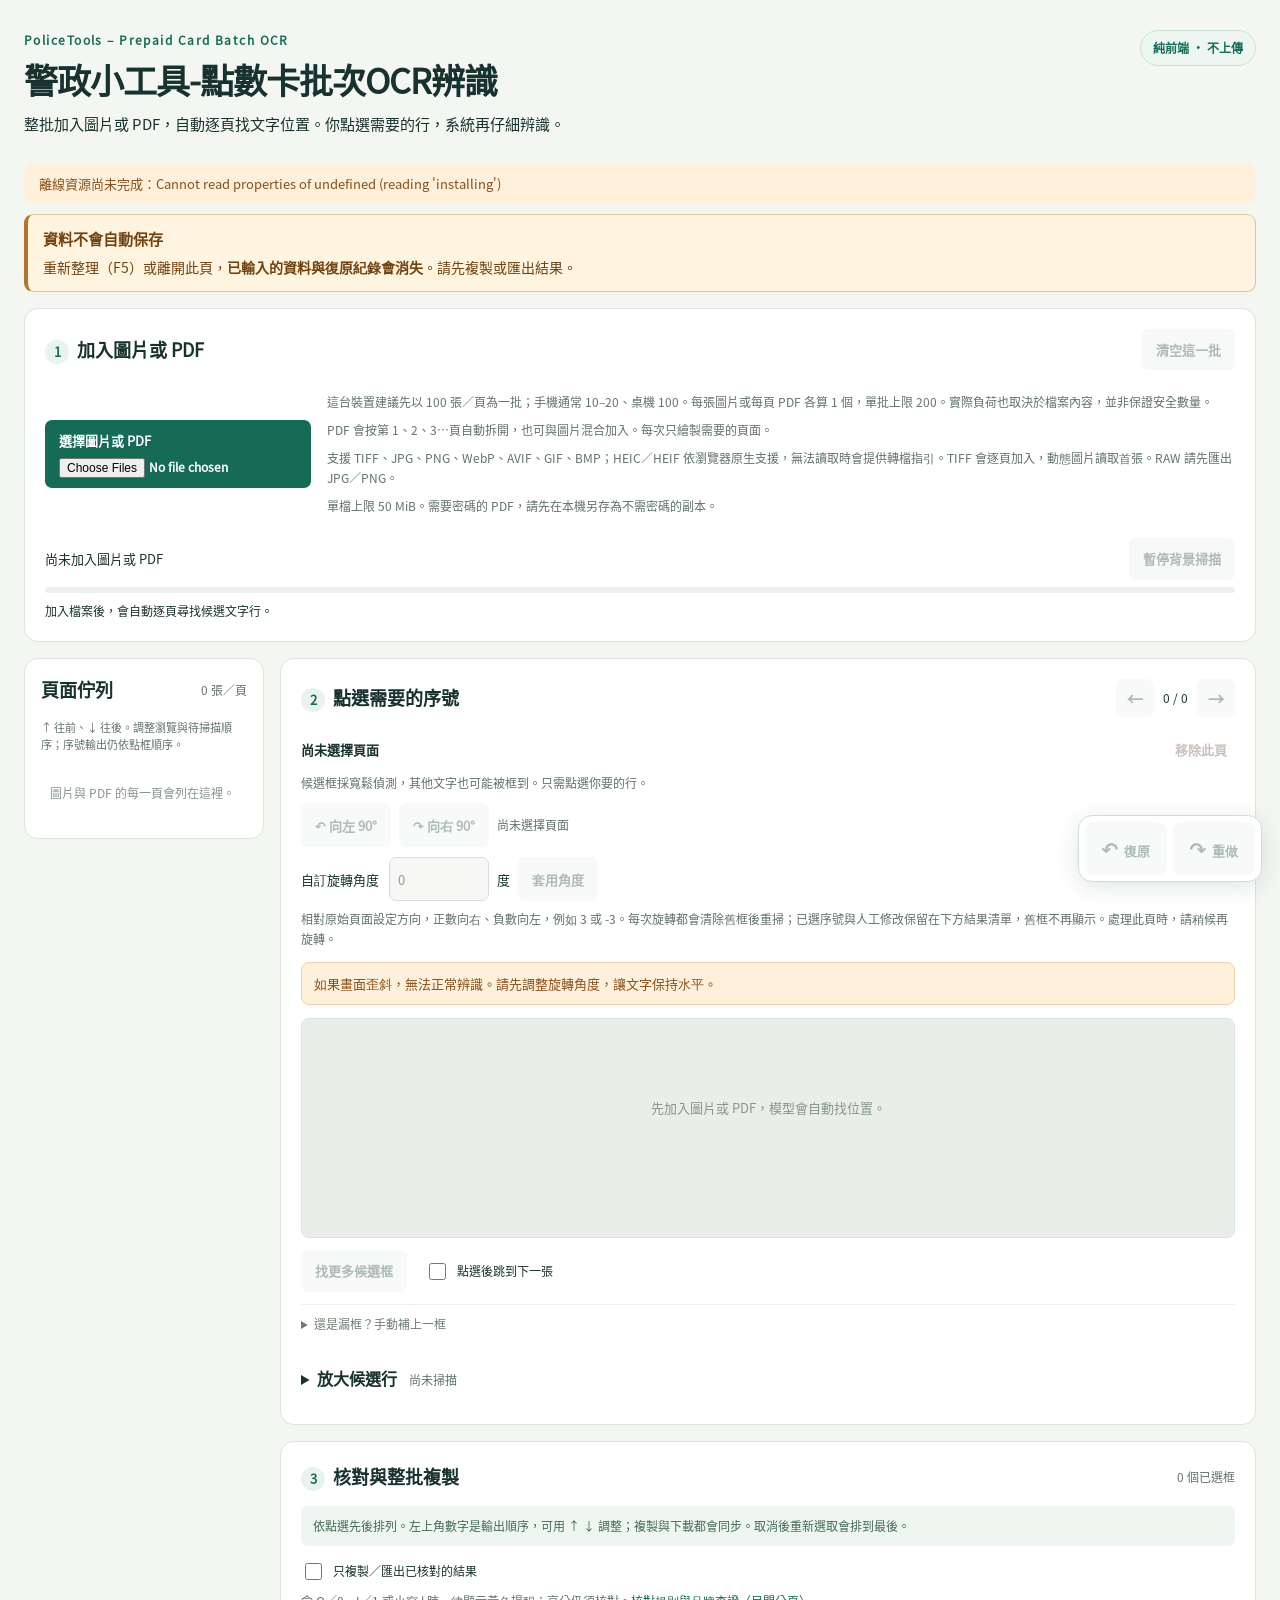
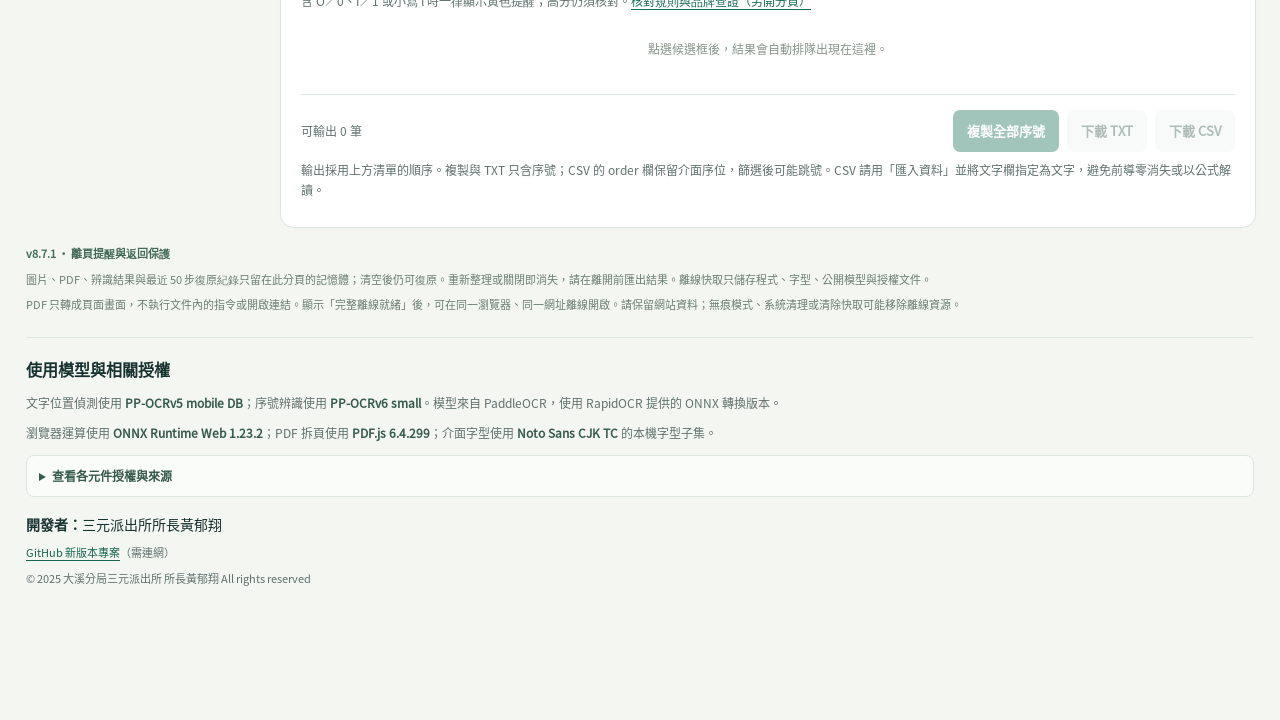
<file: docs/index.html>
<!doctype html>
<html lang="zh-Hant">
<head>
  <meta charset="utf-8">
  <meta name="viewport" content="width=device-width, initial-scale=1">
  <meta http-equiv="Content-Security-Policy" content="default-src 'self'; script-src 'self' 'wasm-unsafe-eval'; worker-src 'self'; style-src 'self'; img-src 'self' blob:; connect-src 'self'; object-src 'none'; base-uri 'none'; form-action 'none'">
  <meta name="referrer" content="no-referrer">
  <title>警政小工具-點數卡批次OCR辨識</title>
  <meta name="description" content="PoliceTools – Prepaid Card Batch OCR。圖片與 PDF 批次自動找框、點選辨識、依點選順序輸出，純前端離線運算。">
  <link rel="stylesheet" href="styles.css">
  <link rel="stylesheet" href="attribution.css">
  <script src="offline-assets.js" defer></script>
  <script src="text-diff.js" defer></script>
  <script src="ocr-review.js" defer></script>
  <script src="page-rotation.js" defer></script>
  <script src="pdf-source.js" defer></script>
  <script src="image-source.js" defer></script>
  <script src="app.js" defer></script>
</head>
<body>
<main>
  <header class="page-header"><div><p class="eyebrow">PoliceTools – Prepaid Card Batch OCR</p><h1>警政小工具-點數卡批次OCR辨識</h1><p>整批加入圖片或 PDF，自動逐頁找文字位置。你點選需要的行，系統再仔細辨識。</p></div><span class="badge">純前端 · 不上傳</span></header>
  <section id="local-file-help" class="notice local-file-help" aria-label="本機啟動方式">
    <strong>本機使用請開啟啟動工具</strong>
    <p>若你直接點了 index.html，請回到解壓縮後的專案資料夾，雙擊對應的啟動檔：</p>
    <p>macOS：<code>START_MAC.command</code><br>Windows：<code>START_WINDOWS.bat</code></p>
    <p>啟動後會自動開啟本機網址；不必安裝 Python，也不會上傳圖片。若從正式網站開啟仍看到此提示，請確認瀏覽器允許這個網站執行 JavaScript。</p>
  </section>
  <div id="cache-status" data-testid="cache-status" class="notice" role="status">正在準備完整離線資源…</div>
  <aside id="leave-warning" class="notice leave-warning" aria-label="資料保存提醒">
    <strong>資料不會自動保存</strong>
    <p>重新整理（F5）或離開此頁，<strong>已輸入的資料與復原紀錄會消失</strong>。請先複製或匯出結果。</p>
  </aside>
  <section class="panel import-panel" aria-labelledby="import-title">
    <div class="section-title"><h2 id="import-title"><span class="step">1</span>加入圖片或 PDF</h2><button id="clear" class="subtle" type="button" disabled>清空這一批</button></div>
    <div class="import-row"><label class="file-button">選擇圖片或 PDF<input id="image" data-testid="image-input" type="file" accept="image/*,application/pdf,.pdf,.heic,.heif,.hif,.heics,.heifs,.tif,.tiff,.jpg,.jpeg,.jfif,.png,.webp,.avif,.gif,.bmp,.svg" multiple disabled></label><div><p id="batch-hint" class="hint"></p><p class="hint">PDF 會按第 1、2、3…頁自動拆開，也可與圖片混合加入。每次只繪製需要的頁面。</p><p class="hint">支援 TIFF、JPG、PNG、WebP、AVIF、GIF、BMP；HEIC／HEIF 依瀏覽器原生支援，無法讀取時會提供轉檔指引。TIFF 會逐頁加入，動態圖片讀取首張。RAW 請先匯出 JPG／PNG。</p><p class="hint">單檔上限 50 MiB。需要密碼的 PDF，請先在本機另存為不需密碼的副本。</p></div></div>
    <p id="import-status" class="hint" role="status" aria-live="polite" hidden></p>
    <p id="import-warning" class="warning" role="alert" hidden></p>
    <div class="batch-controls"><div id="batch-summary" class="summary" data-testid="batch-summary">尚未加入圖片或 PDF</div><button id="pause" class="subtle" type="button" disabled>暫停背景掃描</button></div>
    <progress id="batch-progress" value="0" max="1" aria-label="文字區域掃描進度"></progress>
    <p id="status" data-testid="status" role="status" aria-live="polite">加入檔案後，會自動逐頁尋找候選文字行。</p>
  </section>
  <div class="workspace">
    <aside class="panel file-panel" aria-labelledby="files-title"><div class="section-title"><h2 id="files-title">頁面佇列</h2><span id="file-count" class="muted">0 張／頁</span></div><p class="queue-order-help">↑ 往前、↓ 往後。調整瀏覽與待掃描順序；序號輸出仍依點框順序。</p><div id="file-list" class="file-list" data-testid="file-list"><p class="empty-note">圖片與 PDF 的每一頁會列在這裡。</p></div></aside>
    <section class="panel selection-panel" aria-labelledby="selection-title">
      <div class="section-title"><h2 id="selection-title"><span class="step">2</span>點選需要的序號</h2><div class="navigation"><button id="previous" type="button" class="subtle" aria-label="上一張" disabled>←</button><span id="image-position">0 / 0</span><button id="next" type="button" class="subtle" aria-label="下一張" disabled>→</button></div></div>
      <div class="image-heading"><strong id="image-name">尚未選擇頁面</strong><button id="remove-image" type="button" class="text-button" disabled>移除此頁</button></div>
      <p id="image-meta" class="hint">候選框採寬鬆偵測，其他文字也可能被框到。只需點選你要的行。</p>
      <p id="image-warning" class="warning" role="status" hidden></p>
      <div class="rotation-tools" role="group" aria-label="旋轉目前圖片或 PDF 頁面"><button id="rotate-left" type="button" class="subtle" disabled>↶ 向左 90°</button><button id="rotate-right" type="button" class="subtle" disabled>↷ 向右 90°</button><span id="rotation-status" class="muted" role="status">尚未選擇頁面</span></div>
      <form id="custom-rotation" class="custom-rotation"><label for="rotation-angle">自訂旋轉角度</label><div class="angle-controls"><input id="rotation-angle" type="number" min="-360" max="360" step="0.01" value="0" required disabled aria-describedby="rotation-help"><span>度</span><button id="apply-rotation" type="submit" class="subtle" disabled>套用角度</button></div></form>
      <p id="rotation-help" class="hint">相對原始頁面設定方向，正數向右、負數向左，例如 3 或 -3。每次旋轉都會清除舊框後重掃；已選序號與人工修改保留在下方結果清單，舊框不再顯示。處理此頁時，請稍候再旋轉。</p>
      <p id="skew-warning" class="warning">如果畫面歪斜，無法正常辨識。請先調整旋轉角度，讓文字保持水平。</p>
      <div class="canvas-shell"><canvas id="source" data-testid="source-canvas" aria-label="點選頁面中的候選序號框"></canvas><p id="empty-image">先加入圖片或 PDF，模型會自動找位置。</p></div>
      <div class="selection-tools"><button id="more-boxes" type="button" class="subtle" disabled>找更多候選框</button><label class="checkbox"><input id="auto-next" type="checkbox">點選後跳到下一張</label></div>
      <details class="fallback"><summary>還是漏框？手動補上一框</summary><p class="hint">只有漏框時才需要。按下按鈕後，在圖片上拖出一整行；一般操作直接點選候選即可。</p><button id="manual" class="subtle" type="button" disabled>啟用手動補框</button></details>
      <details id="candidate-panel">
        <summary class="candidate-heading"><h3>放大候選行</h3><span id="candidate-count" class="muted">尚未掃描</span></summary>
        <p class="hint">這些是圖片裁切，尚未逐行辨識。點一下加入辨識；再點一次取消。也可直接點上方框線。</p>
        <div id="candidate-list" class="candidate-list" data-testid="candidate-list"><p class="empty-note">掃描完成後，可在這裡輕鬆點選。</p></div>
      </details>
    </section>
  </div>
  <section class="panel results-panel" aria-labelledby="results-title">
    <div class="section-title"><h2 id="results-title"><span class="step">3</span>核對與整批複製</h2><span id="selected-count" class="muted">0 個已選框</span></div>
    <p class="order-help">依點選先後排列。左上角數字是輸出順序，可用 ↑ ↓ 調整；複製與下載都會同步。取消後重新選取會排到最後。</p>
    <div class="result-settings"><label class="checkbox"><input id="verified-only" type="checkbox">只複製／匯出已核對的結果</label></div>
    <p class="hint">含 O／0、I／1 或小寫 l 時一律顯示黃色提醒；高分仍須核對。<a class="review-guide-link" href="review-guide.html" target="_blank" rel="noopener noreferrer">核對規則與品牌查證（另開分頁）</a></p>
    <div id="results" data-testid="results"><p id="empty-results" class="empty-note">點選候選框後，結果會自動排隊出現在這裡。</p></div>
    <div class="export-bar"><span id="export-summary" class="muted">尚無完成結果</span><div class="export-actions"><button id="copy-all" type="button" disabled>複製全部序號</button><button id="export-txt" class="subtle" type="button" disabled>下載 TXT</button><button id="export-csv" class="subtle" type="button" disabled>下載 CSV</button></div></div>
    <p class="hint">輸出採用上方清單的順序。複製與 TXT 只含序號；CSV 的 order 欄保留介面序位，篩選後可能跳號。CSV 請用「匯入資料」並將文字欄指定為文字，避免前導零消失或以公式解讀。</p>
  </section>
  <footer>
    <p id="app-version">v8.7.1 · 離頁提醒與返回保護</p>
    <p>圖片、PDF、辨識結果與最近 50 步復原紀錄只留在此分頁的記憶體；清空後仍可復原。重新整理或關閉即消失，請在離開前匯出結果。離線快取只儲存程式、字型、公開模型與授權文件。</p>
    <p>PDF 只轉成頁面畫面，不執行文件內的指令或開啟連結。顯示「完整離線就緒」後，可在同一瀏覽器、同一網址離線開啟。請保留網站資料；無痕模式、系統清理或清除快取可能移除離線資源。</p>
    <section class="attribution" aria-labelledby="attribution-title">
      <h2 id="attribution-title">使用模型與相關授權</h2>
      <p class="attribution-summary">文字位置偵測使用 <strong>PP-OCRv5 mobile DB</strong>；序號辨識使用 <strong>PP-OCRv6 small</strong>。模型來自 PaddleOCR，使用 RapidOCR 提供的 ONNX 轉換版本。</p>
      <p class="attribution-summary">瀏覽器運算使用 <strong>ONNX Runtime Web 1.23.2</strong>；PDF 拆頁使用 <strong>PDF.js 6.4.299</strong>；介面字型使用 <strong>Noto Sans CJK TC</strong> 的本機字型子集。</p>
      <details class="attribution-details">
        <summary>查看各元件授權與來源</summary>
        <p class="attribution-note">下列授權與來源說明均附於網站，完整離線就緒後亦可查看；連結會另開分頁。</p>
        <table class="attribution-table">
          <caption>第三方元件、用途與完整授權文件</caption>
          <thead><tr><th scope="col">元件／模型</th><th scope="col">用途</th><th scope="col">完整授權</th></tr></thead>
          <tbody>
            <tr><th scope="row">PaddleOCR：PP-OCRv5 mobile DB、PP-OCRv6 small</th><td>文字偵測與序號辨識</td><td><a href="licenses/PADDLEOCR_LICENSE.txt" target="_blank" rel="noopener noreferrer">Apache License 2.0</a></td></tr>
            <tr><th scope="row">RapidOCR</th><td>ONNX 模型轉換來源與前處理參考</td><td><a href="licenses/RAPIDOCR_LICENSE.txt" target="_blank" rel="noopener noreferrer">Apache License 2.0</a></td></tr>
            <tr><th scope="row">ONNX Runtime Web 1.23.2</th><td>本機 WebAssembly 模型運算</td><td><a href="licenses/ONNX_RUNTIME_LICENSE.txt" target="_blank" rel="noopener noreferrer">MIT License</a>；<a href="licenses/ONNX_RUNTIME_THIRD_PARTY_NOTICES.txt" target="_blank" rel="noopener noreferrer">第三方聲明</a></td></tr>
            <tr><th scope="row">PDF.js 6.4.299</th><td>PDF 解析與逐頁繪製</td><td><a href="licenses/PDFJS_LICENSE.txt" target="_blank" rel="noopener noreferrer">Apache License 2.0</a></td></tr>
            <tr><th scope="row">PDF.js 附帶元件與資源</th><td>core-js、Brotli、PDF 字型、CMap 與影像解碼</td><td><a href="licenses/PDFJS_THIRD_PARTY_LICENSES.txt" target="_blank" rel="noopener noreferrer">各元件的完整第三方授權</a></td></tr>
            <tr><th scope="row">Liberation Sans 1.07.4</th><td>PDF 支援字型</td><td><a href="licenses/PDFJS_THIRD_PARTY_LICENSES.txt" target="_blank" rel="noopener noreferrer">GPLv2 與字型例外</a>；<a href="sources/liberation-fonts-1.07.4-11-source.zip">完整對應原始碼（ZIP）</a>；<a href="licenses/LIBERATION_FONT_SOURCE.txt" target="_blank" rel="noopener noreferrer">核對與建置說明</a></td></tr>
            <tr><th scope="row">UTIF（5883510）<br>© 2017 Photopea</th><td>本機 TIFF 解碼</td><td><a href="licenses/UTIF_LICENSE.txt" target="_blank" rel="noopener noreferrer">UTIF MIT</a>；<a href="licenses/IMAGE_CODECS.txt" target="_blank" rel="noopener noreferrer">TIFF 來源與內附元件說明</a></td></tr>
            <tr><th scope="row">Noto Sans CJK TC</th><td>離線介面字型子集</td><td><a href="licenses/NOTO_FONT_OFL.txt" target="_blank" rel="noopener noreferrer">SIL Open Font License 1.1</a></td></tr>
          </tbody>
        </table>
        <p class="attribution-sources">資產來源與版本：<a href="licenses/ASSET_SOURCES.txt" target="_blank" rel="noopener noreferrer">OCR 模型、執行環境與介面字型</a> · <a href="licenses/PDFJS_ASSET_SOURCES.txt" target="_blank" rel="noopener noreferrer">PDF.js 與 PDF 支援資源</a></p>
        <p class="attribution-sources"><a href="licenses/THIRD_PARTY_NOTICES.txt" target="_blank" rel="noopener noreferrer">著作權、內附元件與授權補充揭示</a>（含 TIFF 內附 JPEG 解碼與模型來源）</p>
        <p class="attribution-note">HEIC／HEIF 僅使用瀏覽器原生能力；因 HEVC 專利授權適用範圍尚未確認，本版本不內附或下載 HEVC 解碼器。第三方模型、程式與字型各自適用其授權；開發者署名僅指本工具的開發與整合。</p>
      </details>
      <p class="developer-credit"><strong>開發者：</strong><span>三元派出所所長黃郁翔</span></p>
      <p class="project-link"><a href="https://github.com/MoonReserved/PoliceTools-PrepaidCard-BatchOCR" target="_blank" rel="noopener noreferrer">GitHub 新版本專案</a>（需連網）</p>
      <p class="original-copyright">© 2025 大溪分局三元派出所 所長黃郁翔 All rights reserved</p>
    </section>
  </footer>
</main>
<dialog id="leave-dialog" class="leave-dialog" aria-labelledby="leave-dialog-title" aria-describedby="leave-dialog-description">
  <h2 id="leave-dialog-title">確定要離開此網頁嗎？</h2>
  <p id="leave-dialog-description">已輸入的資料與復原紀錄會消失，請先複製或匯出結果。</p>
  <div class="leave-dialog-actions"><button id="stay-on-page" type="button" autofocus>留在此頁</button><button id="leave-page" class="subtle" type="button">離開頁面</button></div>
</dialog>
<div class="history-dock" role="group" aria-label="操作復原與重做">
  <p id="history-notice" class="history-notice" role="status" aria-live="polite" aria-atomic="true"></p>
  <div class="history-buttons">
    <button id="undo" class="subtle" type="button" aria-label="復原上一動" aria-keyshortcuts="Control+z Meta+z" disabled><span aria-hidden="true">↶</span> 復原</button>
    <button id="redo" class="subtle" type="button" aria-label="重做上一動" aria-keyshortcuts="Control+Shift+z Meta+Shift+z Control+y" disabled><span aria-hidden="true">↷</span> 重做</button>
  </div>
</div>
</body>
</html>
</file>
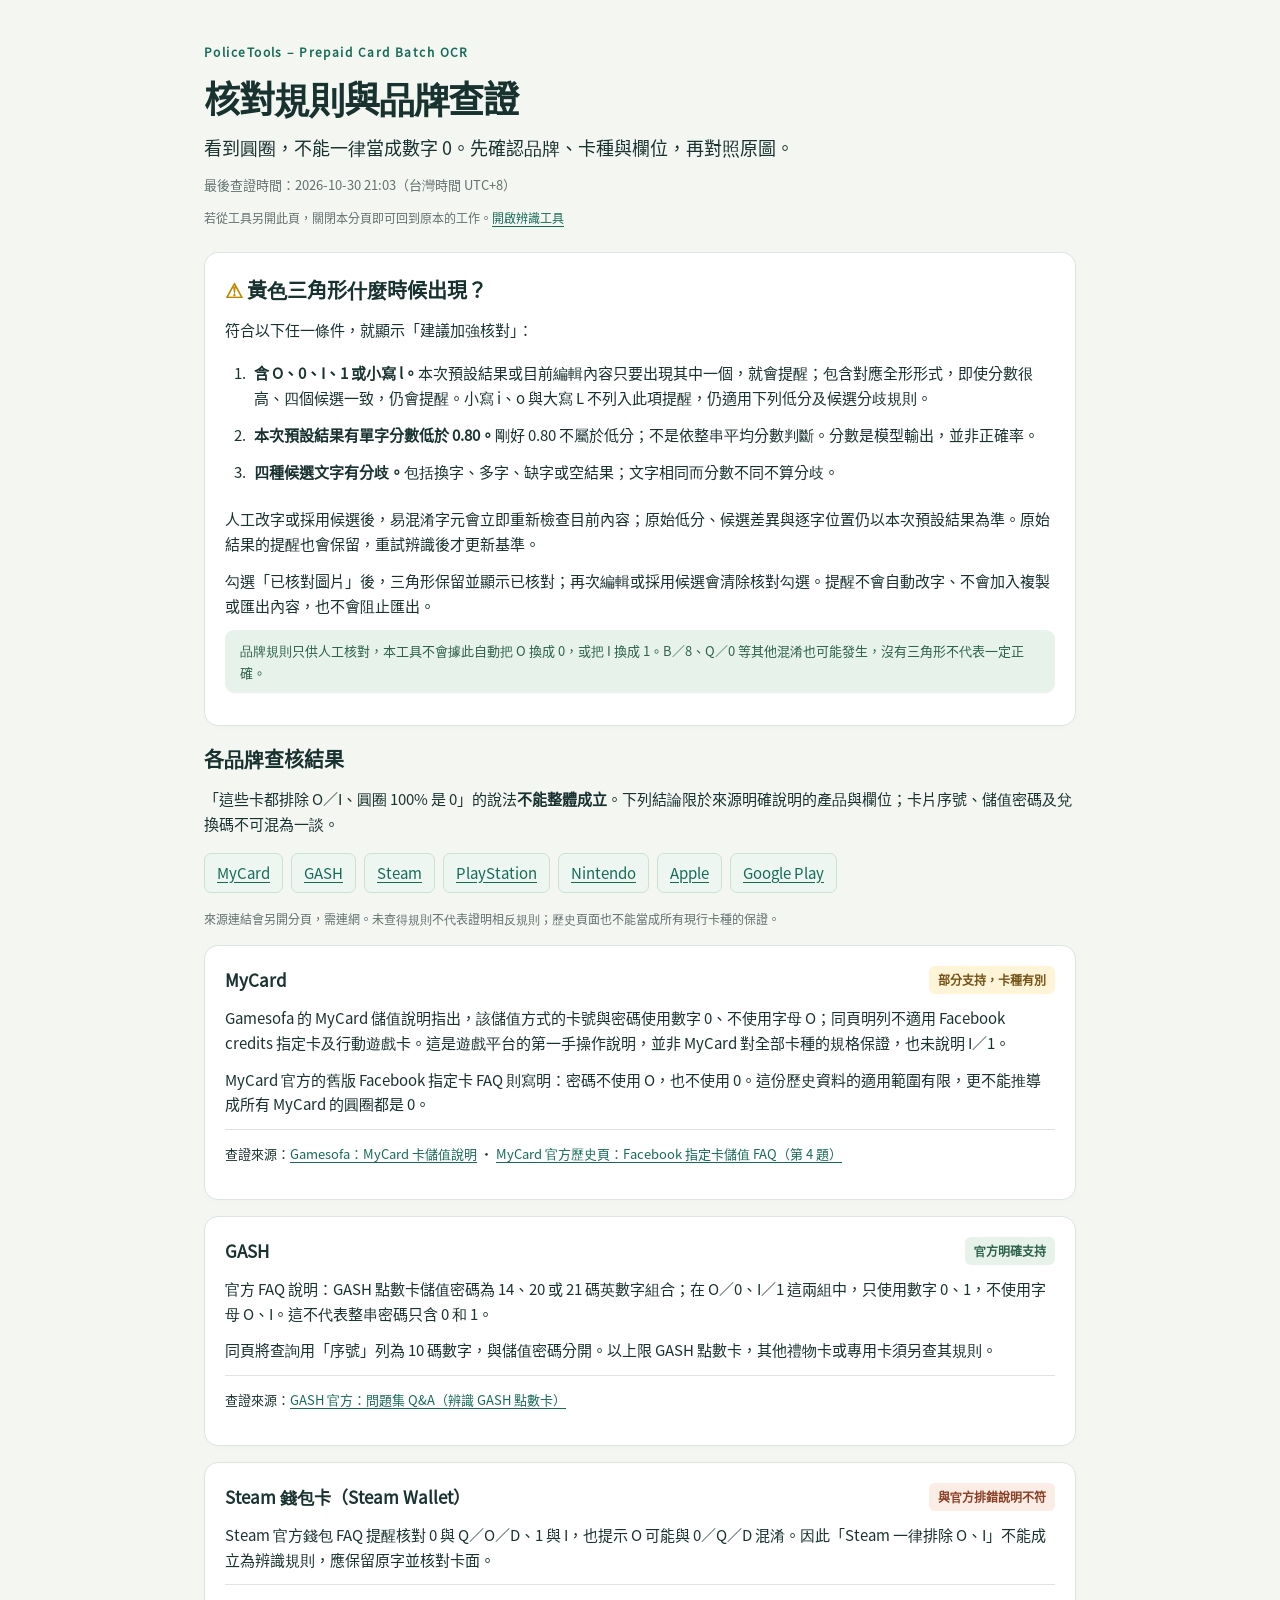
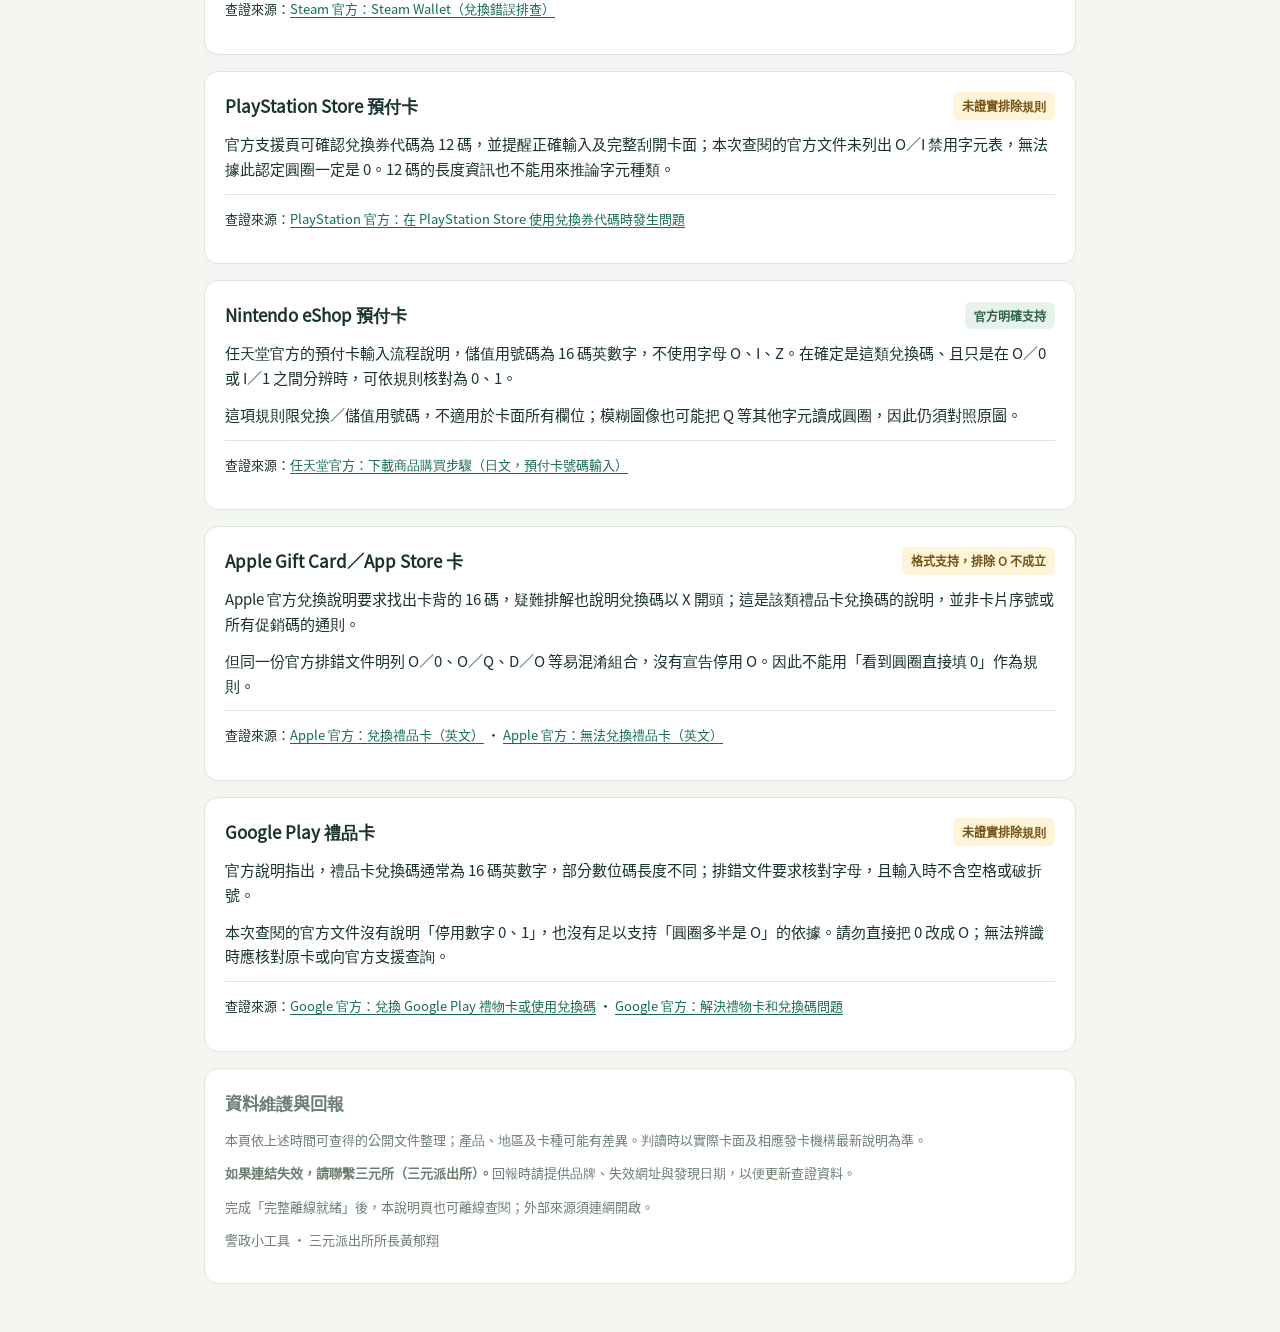
<file: docs/review-guide.html>
<!doctype html>
<html lang="zh-Hant">
<head>
  <meta charset="utf-8">
  <meta name="viewport" content="width=device-width, initial-scale=1">
  <meta http-equiv="Content-Security-Policy" content="default-src 'self'; script-src 'none'; style-src 'self'; img-src 'self'; object-src 'none'; base-uri 'none'; form-action 'none'">
  <meta name="referrer" content="no-referrer">
  <meta name="description" content="點數卡 OCR 黃色警示規則與 MyCard、GASH、Steam、PlayStation、Nintendo、Apple、Google Play 字元查證，附查證日期與來源。">
  <title>核對規則與品牌查證｜點數卡批次 OCR</title>
  <link rel="stylesheet" href="styles.css">
  <link rel="stylesheet" href="review-guide.css">
</head>
<body>
<main class="guide">
  <header>
    <p class="eyebrow">PoliceTools – Prepaid Card Batch OCR</p>
    <h1>核對規則與品牌查證</h1>
    <p class="guide-lead">看到圓圈，不能一律當成數字 0。先確認品牌、卡種與欄位，再對照原圖。</p>
    <p class="guide-meta">最後查證時間：<time datetime="2026-10-30T21:03:00+08:00">2026-10-30 21:03（台灣時間 UTC+8）</time></p>
    <p class="hint">若從工具另開此頁，關閉本分頁即可回到原本的工作。<a href="./">開啟辨識工具</a></p>
  </header>

  <section class="panel" aria-labelledby="warning-rules">
    <h2 id="warning-rules"><span class="review-icon" aria-hidden="true">⚠︎</span> 黃色三角形什麼時候出現？</h2>
    <p>符合以下任一條件，就顯示「建議加強核對」：</p>
    <ol class="guide-rules">
      <li><strong>含 O、0、I、1 或小寫 l。</strong>本次預設結果或目前編輯內容只要出現其中一個，就會提醒；包含對應全形形式，即使分數很高、四個候選一致，仍會提醒。小寫 i、o 與大寫 L 不列入此項提醒，仍適用下列低分及候選分歧規則。</li>
      <li><strong>本次預設結果有單字分數低於 0.80。</strong>剛好 0.80 不屬於低分；不是依整串平均分數判斷。分數是模型輸出，並非正確率。</li>
      <li><strong>四種候選文字有分歧。</strong>包括換字、多字、缺字或空結果；文字相同而分數不同不算分歧。</li>
    </ol>
    <p>人工改字或採用候選後，易混淆字元會立即重新檢查目前內容；原始低分、候選差異與逐字位置仍以本次預設結果為準。原始結果的提醒也會保留，重試辨識後才更新基準。</p>
    <p>勾選「已核對圖片」後，三角形保留並顯示已核對；再次編輯或採用候選會清除核對勾選。提醒不會自動改字、不會加入複製或匯出內容，也不會阻止匯出。</p>
    <p class="notice">品牌規則只供人工核對，本工具不會據此自動把 O 換成 0，或把 I 換成 1。B／8、Q／0 等其他混淆也可能發生，沒有三角形不代表一定正確。</p>
  </section>

  <section aria-labelledby="brand-findings">
    <h2 id="brand-findings">各品牌查核結果</h2>
    <p>「這些卡都排除 O／I、圓圈 100% 是 0」的說法<strong>不能整體成立</strong>。下列結論限於來源明確說明的產品與欄位；卡片序號、儲值密碼及兌換碼不可混為一談。</p>
    <nav class="guide-nav" aria-label="跳至品牌查核">
      <a href="#mycard">MyCard</a><a href="#gash">GASH</a><a href="#steam">Steam</a><a href="#playstation">PlayStation</a><a href="#nintendo">Nintendo</a><a href="#apple">Apple</a><a href="#google-play">Google Play</a>
    </nav>
    <p class="hint">來源連結會另開分頁，需連網。未查得規則不代表證明相反規則；歷史頁面也不能當成所有現行卡種的保證。</p>

    <article class="panel brand-finding" id="mycard" aria-labelledby="mycard-title">
      <div class="finding-heading"><h3 id="mycard-title">MyCard</h3><span class="finding-status">部分支持，卡種有別</span></div>
      <p>Gamesofa 的 MyCard 儲值說明指出，該儲值方式的卡號與密碼使用數字 0、不使用字母 O；同頁明列不適用 Facebook credits 指定卡及行動遊戲卡。這是遊戲平台的第一手操作說明，並非 MyCard 對全部卡種的規格保證，也未說明 I／1。</p>
      <p>MyCard 官方的舊版 Facebook 指定卡 FAQ 則寫明：密碼不使用 O，也不使用 0。這份歷史資料的適用範圍有限，更不能推導成所有 MyCard 的圓圈都是 0。</p>
      <p class="guide-sources">查證來源：<a href="https://www.gamesofa.com/app/bill_explanation/mycard.php" target="_blank" rel="noopener noreferrer">Gamesofa：MyCard 卡儲值說明</a> · <a href="https://www.mycard520.com.tw/ns_active/web/fb_app/step/step_qa_redeem.htm" target="_blank" rel="noopener noreferrer">MyCard 官方歷史頁：Facebook 指定卡儲值 FAQ（第 4 題）</a></p>
    </article>

    <article class="panel brand-finding" id="gash" aria-labelledby="gash-title">
      <div class="finding-heading"><h3 id="gash-title">GASH</h3><span class="finding-status supported">官方明確支持</span></div>
      <p>官方 FAQ 說明：GASH 點數卡儲值密碼為 14、20 或 21 碼英數字組合；在 O／0、I／1 這兩組中，只使用數字 0、1，不使用字母 O、I。這不代表整串密碼只含 0 和 1。</p>
      <p>同頁將查詢用「序號」列為 10 碼數字，與儲值密碼分開。以上限 GASH 點數卡，其他禮物卡或專用卡須另查其規則。</p>
      <p class="guide-sources">查證來源：<a href="https://tw.gashpoint.com/service/faq" target="_blank" rel="noopener noreferrer">GASH 官方：問題集 Q&amp;A（辨識 GASH 點數卡）</a></p>
    </article>

    <article class="panel brand-finding" id="steam" aria-labelledby="steam-title">
      <div class="finding-heading"><h3 id="steam-title">Steam 錢包卡（Steam Wallet）</h3><span class="finding-status contradicted">與官方排錯說明不符</span></div>
      <p>Steam 官方錢包 FAQ 提醒核對 0 與 Q／O／D、1 與 I，也提示 O 可能與 0／Q／D 混淆。因此「Steam 一律排除 O、I」不能成立為辨識規則，應保留原字並核對卡面。</p>
      <p class="guide-sources">查證來源：<a href="https://help.steampowered.com/en/faqs/view/78E3-7431-1E88-AD59" target="_blank" rel="noopener noreferrer">Steam 官方：Steam Wallet（兌換錯誤排查）</a></p>
    </article>

    <article class="panel brand-finding" id="playstation" aria-labelledby="playstation-title">
      <div class="finding-heading"><h3 id="playstation-title">PlayStation Store 預付卡</h3><span class="finding-status">未證實排除規則</span></div>
      <p>官方支援頁可確認兌換券代碼為 12 碼，並提醒正確輸入及完整刮開卡面；本次查閱的官方文件未列出 O／I 禁用字元表，無法據此認定圓圈一定是 0。12 碼的長度資訊也不能用來推論字元種類。</p>
      <p class="guide-sources">查證來源：<a href="https://www.playstation.com/zh-hant-tw/support/store/ps-store-voucher-code-problems/" target="_blank" rel="noopener noreferrer">PlayStation 官方：在 PlayStation Store 使用兌換券代碼時發生問題</a></p>
    </article>

    <article class="panel brand-finding" id="nintendo" aria-labelledby="nintendo-title">
      <div class="finding-heading"><h3 id="nintendo-title">Nintendo eShop 預付卡</h3><span class="finding-status supported">官方明確支持</span></div>
      <p>任天堂官方的預付卡輸入流程說明，儲值用號碼為 16 碼英數字，不使用字母 O、I、Z。在確定是這類兌換碼、且只是在 O／0 或 I／1 之間分辨時，可依規則核對為 0、1。</p>
      <p>這項規則限兌換／儲值用號碼，不適用於卡面所有欄位；模糊圖像也可能把 Q 等其他字元讀成圓圈，因此仍須對照原圖。</p>
      <p class="guide-sources">查證來源：<a href="https://support.nintendo.com/jp/switch/eshop/purchase.html" target="_blank" rel="noopener noreferrer">任天堂官方：下載商品購買步驟（日文，預付卡號碼輸入）</a></p>
    </article>

    <article class="panel brand-finding" id="apple" aria-labelledby="apple-title">
      <div class="finding-heading"><h3 id="apple-title">Apple Gift Card／App Store 卡</h3><span class="finding-status">格式支持，排除 O 不成立</span></div>
      <p>Apple 官方兌換說明要求找出卡背的 16 碼，疑難排解也說明兌換碼以 X 開頭；這是該類禮品卡兌換碼的說明，並非卡片序號或所有促銷碼的通則。</p>
      <p>但同一份官方排錯文件明列 O／0、O／Q、D／O 等易混淆組合，沒有宣告停用 O。因此不能用「看到圓圈直接填 0」作為規則。</p>
      <p class="guide-sources">查證來源：<a href="https://support.apple.com/en-ie/118242" target="_blank" rel="noopener noreferrer">Apple 官方：兌換禮品卡（英文）</a> · <a href="https://support.apple.com/en-us/108285" target="_blank" rel="noopener noreferrer">Apple 官方：無法兌換禮品卡（英文）</a></p>
    </article>

    <article class="panel brand-finding" id="google-play" aria-labelledby="google-play-title">
      <div class="finding-heading"><h3 id="google-play-title">Google Play 禮品卡</h3><span class="finding-status">未證實排除規則</span></div>
      <p>官方說明指出，禮品卡兌換碼通常為 16 碼英數字，部分數位碼長度不同；排錯文件要求核對字母，且輸入時不含空格或破折號。</p>
      <p>本次查閱的官方文件沒有說明「停用數字 0、1」，也沒有足以支持「圓圈多半是 O」的依據。請勿直接把 0 改成 O；無法辨識時應核對原卡或向官方支援查詢。</p>
      <p class="guide-sources">查證來源：<a href="https://support.google.com/googleplay/answer/3422659?hl=zh-Hant" target="_blank" rel="noopener noreferrer">Google 官方：兌換 Google Play 禮物卡或使用兌換碼</a> · <a href="https://support.google.com/googleplay/answer/11564359?hl=zh-Hant" target="_blank" rel="noopener noreferrer">Google 官方：解決禮物卡和兌換碼問題</a></p>
    </article>
  </section>

  <footer class="panel guide-footer">
    <h2>資料維護與回報</h2>
    <p>本頁依上述時間可查得的公開文件整理；產品、地區及卡種可能有差異。判讀時以實際卡面及相應發卡機構最新說明為準。</p>
    <p><strong>如果連結失效，請聯繫三元所（三元派出所）。</strong>回報時請提供品牌、失效網址與發現日期，以便更新查證資料。</p>
    <p>完成「完整離線就緒」後，本說明頁也可離線查閱；外部來源須連網開啟。</p>
    <p>警政小工具 · 三元派出所所長黃郁翔</p>
  </footer>
</main>
</body>
</html>
</file>
<file: docs/styles.css>
@font-face{font-family:OfflineTC;src:url("fonts/ui-tc.woff") format("woff");font-style:normal;font-weight:400;font-display:swap}
:root{color-scheme:light;--ink:#18322f;--muted:#60716e;--line:#dce5e0;--accent:#166b56;--soft:#edf6f1;--background:#f4f6f2;--amber:#a45f16;font-family:OfflineTC,system-ui,-apple-system,"Noto Sans TC","Microsoft JhengHei",sans-serif;font-size:15px}*{box-sizing:border-box}body{margin:0;background:var(--background);color:var(--ink);line-height:1.65}main{max-width:1320px;margin:auto;padding:30px 24px 45px}.page-header,.section-title,.import-row,.batch-controls,.image-heading,.selection-tools,.export-bar,.result-top{display:flex;align-items:center;justify-content:space-between;gap:16px}.page-header{align-items:flex-start;margin-bottom:18px}h1{font-size:clamp(26px,4vw,36px);line-height:1.3;letter-spacing:-.03em;margin:0 0 10px}h2{font-size:18px;margin:0}h3{font-size:16px;margin:0}.section-title{margin-bottom:14px}.eyebrow{font-size:12px;letter-spacing:.12em;color:var(--accent);font-weight:700;margin:0 0 9px}.page-header p{margin:0 0 8px}.badge{white-space:nowrap;background:var(--soft);color:var(--accent);border:1px solid #cce1d4;padding:7px 12px;border-radius:100px;font-size:12px;font-weight:700}.panel{background:#fff;border:1px solid var(--line);border-radius:14px;padding:20px;margin:16px 0;box-shadow:0 2px 7px #173c2704}.notice{padding:10px 15px;border-radius:9px;background:#e7f2eb;color:#2c614c;font-size:13px}.notice.error,.warning{background:#fff0dc;color:#87501b}.warning{padding:10px 12px;border:1px solid #ecd1a9;border-radius:8px;font-size:13px;white-space:pre-line}.step{display:inline-flex;align-items:center;justify-content:center;width:24px;height:24px;margin-right:8px;border-radius:50%;background:#e9f3ed;color:var(--accent);font-size:13px}button,.file-button{font:inherit;font-size:13px;border:0;border-radius:7px;padding:10px 14px;min-height:40px;background:var(--accent);color:#fff;font-weight:650;cursor:pointer;display:inline-block}button:hover,.file-button:hover{filter:brightness(.95)}button:disabled{opacity:.4;cursor:not-allowed}button:focus-visible,input:focus-visible,summary:focus-visible{outline:3px solid #77baa4;outline-offset:2px}.subtle{background:#edf2ef;color:#34554a}.text-button{background:transparent;color:#7c6252;padding:5px 8px;min-height:36px}.file-button input{display:block;font:inherit;max-width:100%;margin-top:5px;font-size:12px}.file-button{flex-shrink:0}.import-row{justify-content:flex-start}.hint,.muted{color:var(--muted);font-size:12px}.hint{margin:8px 0}.batch-controls{margin:15px 0 7px}.summary{font-size:13px;font-variant-numeric:tabular-nums}.summary strong{color:var(--accent)}progress{width:100%;height:6px;display:block;accent-color:var(--accent);border:0;border-radius:9px}progress::-webkit-progress-bar{background:#edf1ee;border-radius:9px}progress::-webkit-progress-value{background:var(--accent);border-radius:9px}#status{font-size:12px;margin:8px 0 0;min-height:20px}#status.error{color:#a34827}.workspace{display:grid;grid-template-columns:240px minmax(0,1fr);gap:16px;align-items:start}.workspace>.panel{margin:0}.file-panel{padding:16px;position:sticky;top:12px}.file-list{max-height:760px;overflow-y:auto;padding-right:3px}.file-item{display:flex;gap:10px;text-align:left;width:100%;min-height:76px;margin:6px 0;background:transparent;border:1px solid transparent;color:var(--ink);padding:8px;border-radius:8px}.file-item.active{background:#edf6ef;border-color:#a7cbb5}.file-item:hover{background:#f3f6f3}.file-thumb{width:42px;height:54px;object-fit:contain;background:#edf0ed;border-radius:4px;flex-shrink:0}.file-placeholder{display:flex;align-items:center;justify-content:center;font-size:15px;color:#82948a}.file-information{display:block;min-width:0;flex:1}.file-name{display:block;overflow:hidden;text-overflow:ellipsis;white-space:nowrap;font-size:12px;font-weight:650}.file-state{display:block;font-size:11px;font-weight:400;color:var(--muted);margin-top:4px}.file-state.problem{color:#a05a29}.navigation{display:flex;gap:9px;align-items:center;font-size:12px;white-space:nowrap}.navigation button{padding:6px 11px;min-height:34px;font-size:16px}.image-heading{margin-bottom:6px}.image-heading strong{font-size:13px;word-break:break-word}#image-meta{margin:6px 0 10px;min-height:20px}.canvas-shell{position:relative;background:#e9eeea;border:1px solid var(--line);border-radius:8px;overflow:hidden;min-height:220px;max-height:680px;overflow-y:auto;text-align:center}#source{display:none;max-width:100%;height:auto;cursor:pointer;vertical-align:top;touch-action:pan-y}#source.manual{cursor:crosshair;touch-action:none}#empty-image{padding:65px 10px;color:#85968c;font-size:13px}.selection-tools{justify-content:flex-start;flex-wrap:wrap;margin:12px 0;gap:18px}.checkbox{font-size:12px;display:flex;gap:8px;align-items:center;cursor:pointer}.checkbox input{width:17px;height:17px;accent-color:var(--accent);flex-shrink:0}.fallback{border-top:1px solid #edf0ed;padding-top:4px}.fallback summary{font-size:12px;color:#6e7d72;cursor:pointer;margin:5px 0}.candidate-heading{margin:18px 0 5px;padding:8px 0;cursor:pointer}.candidate-heading h3{display:inline}.candidate-heading .muted{margin-left:12px}.candidate-list{display:grid;grid-template-columns:repeat(2,minmax(0,1fr));gap:7px;max-height:560px;overflow-y:auto;padding:2px}.candidate-button{display:flex;align-items:center;gap:8px;width:100%;padding:7px 9px;background:#f9fbf8;color:var(--ink);border:1px solid #dce5dd;min-height:54px;text-align:left;border-radius:7px}.candidate-button.selected{border:2px solid #258065;background:#eaf5eb;padding:6px 8px}.candidate-number{display:flex;width:24px;height:24px;align-items:center;justify-content:center;border-radius:5px;flex-shrink:0;background:#e6eae4;color:#52694d;font-size:11px}.selected .candidate-number{background:var(--accent);color:#fff}.candidate-crop{width:calc(100% - 33px);height:44px;object-fit:contain;object-position:left center;background:#fff;min-width:0}.empty-note{padding:20px 8px;color:#87958b;font-size:12px;margin:0;grid-column:1/-1;text-align:center}.result-settings{display:flex;gap:24px;flex-wrap:wrap}.result-card{border:1px solid #dce6dd;border-radius:9px;padding:14px;margin:12px 0;background:#fcfdfb}.result-top{margin-bottom:8px;font-size:12px}.result-top strong{word-break:break-word}.result-actions{display:flex;gap:5px;flex-wrap:wrap;flex-shrink:0}.result-actions button{font-size:12px;padding:6px 10px;min-height:32px}.result-preview{display:block;max-width:100%;width:auto;max-height:100px;object-fit:contain;object-position:left center;background:#fff;margin:8px 0}.result-value{font-family:ui-monospace,SFMono-Regular,Consolas,monospace;font-size:20px;letter-spacing:.035em;line-height:1.45;width:100%;resize:vertical;min-height:55px;border:1px solid #a7c0ad;border-radius:7px;background:white;padding:9px 11px;margin-top:5px;color:var(--ink)}.result-value:focus{outline:3px solid #c1e0cf;outline-offset:1px}.result-value:disabled{background:#f0f2ee}.result-meta{font-size:11px;color:var(--muted);margin:5px 0}.result-meta.error{color:#9a4727}.result-bottom{display:flex;justify-content:space-between;align-items:center;gap:10px;margin-top:6px}.result-card summary{cursor:pointer;font-size:12px;color:#4e6757;margin:8px 0}.table-scroll{overflow:auto}table{width:100%;border-collapse:collapse;text-align:left;font-size:11px}th,td{padding:7px 5px;border-bottom:1px solid #e4eae3;vertical-align:top}td:nth-child(2){font-family:ui-monospace,Consolas,monospace;word-break:break-all;min-width:180px}td button{font-size:11px;padding:3px 7px;min-height:28px;white-space:nowrap}code{font-family:ui-monospace,Consolas,monospace}mark{background:#f6d59a;color:#6c3f09}.export-bar{border-top:1px solid var(--line);padding-top:15px;margin-top:16px;flex-wrap:wrap}.export-actions{display:flex;gap:8px;flex-wrap:wrap}footer{font-size:11px;color:#6c7d71;padding:0 2px}footer p{margin:7px 0}[hidden]{display:none!important}@media(min-width:1000px){.results-panel{margin-left:256px}}@media(max-width:800px){main{padding:22px 14px}.workspace{grid-template-columns:1fr}.file-panel{position:static;padding:12px}.file-panel .section-title{margin-bottom:5px}.file-list{display:flex;gap:7px;overflow-x:auto;max-height:112px;padding:0}.file-item{min-width:170px;width:170px;margin:0}.file-thumb{width:32px;height:45px}.file-list .empty-note{padding:10px}.panel{padding:16px}.canvas-shell{max-height:580px}}@media(max-width:520px){main{padding:17px 10px}.page-header{display:block}.badge{display:inline-block;margin-top:2px}h1{font-size:28px}.import-row{display:block}.file-button{width:100%}.import-row .hint{margin-top:9px}.section-title{gap:8px}h2{font-size:16px}.step{width:21px;height:21px;font-size:12px;margin-right:5px}.batch-controls{align-items:flex-start}.batch-controls button{font-size:11px;padding:8px;white-space:nowrap}.summary{font-size:12px}.navigation{gap:6px}.navigation button{padding:4px 9px}.candidate-list{grid-template-columns:1fr;max-height:460px}.candidate-crop{height:46px}.candidate-button{min-height:62px}.result-settings{display:grid;gap:12px}.result-top{align-items:flex-start}.result-actions{flex-direction:column;gap:3px}.result-value{font-size:17px}.export-actions{width:100%}.export-actions button{flex:1}.result-bottom{align-items:flex-start}.selection-tools{gap:12px}.image-heading strong{font-size:12px}}
/* Constrain intrinsic canvas, scrolling list, and table widths on narrow devices. */
main,.workspace,.workspace>.panel,.file-list,.candidate-list,.selection-panel,.results-panel,.result-card,.table-scroll{min-width:0;max-width:100%}.candidate-button,.candidate-crop,.result-top>strong{min-width:0}.table-scroll{overflow-x:auto}.result-value{min-width:0;max-width:100%}.candidate-crop.hint{display:flex;align-items:center;overflow:hidden}.file-list{width:100%}@media(max-width:800px){.workspace{grid-template-columns:minmax(0,1fr)}}
/* Result order stays visible while OCR is pending; arrow targets remain touchable. */
.order-help{font-size:12px;color:#436a59;background:#edf6f0;border-radius:7px;padding:10px 12px;margin:0 0 14px}
.result-title-group{display:flex;align-items:center;gap:8px;flex-wrap:wrap;flex:1;min-width:0}
.result-order-controls{display:inline-flex;align-items:center;gap:4px;flex-shrink:0}
.order-number{display:inline-flex;align-items:center;justify-content:center;min-width:32px;height:32px;padding:0 5px;border-radius:50%;background:#166b56;color:#fff;font-size:17px;font-weight:700;font-variant-numeric:tabular-nums}
.result-order-controls button{display:inline-flex;align-items:center;justify-content:center;width:36px;height:40px;min-height:40px;padding:0;font-size:20px;font-weight:500}
.result-order-controls button:disabled{opacity:.25}
.result-file-title{min-width:0;overflow-wrap:anywhere;font-size:12px}
#app-version{font-weight:650;color:#436a59}
@media(max-width:520px){.result-title-group{align-items:flex-start;gap:6px}.result-file-title{flex-basis:100%}.result-order-controls{gap:5px}.result-order-controls button{width:40px}.order-help{font-size:12px}}
/* Page browsing order is independent of the selected serial output order. */
.queue-order-help{font-size:11px;color:var(--muted);margin:0 0 10px;line-height:1.55}
.file-row{display:grid;grid-template-columns:minmax(0,1fr) 40px;gap:2px;align-items:center;border:1px solid var(--line);border-radius:8px;margin:7px 0;min-width:0;background:#fff;overflow:hidden}
.file-row.active{border-color:#8fbaa4;background:#edf6ef}
.file-row .file-item{margin:0;min-width:0;width:100%;min-height:94px;border:0;padding:7px;gap:7px;background:transparent}
.file-row .file-item:hover{background:#e8f1e9}
.file-heading{display:flex;align-items:center;gap:5px;min-width:0}
.file-order{display:inline-flex;align-items:center;justify-content:center;min-width:19px;height:20px;padding:0 3px;border-radius:4px;background:#e4efe7;color:#345e49;font-size:11px;font-variant-numeric:tabular-nums;flex-shrink:0}
.file-heading .file-name{min-width:0;font-size:11px}
.file-page{display:block;margin-top:3px;font-size:11px;font-weight:500;color:#456755}
.page-order-controls{display:flex;flex-direction:column;gap:2px;align-items:center;padding-right:2px}
.page-order-controls button{width:36px;height:40px;min-height:40px;padding:0;font-size:18px;font-weight:500}
.page-order-controls button:disabled{opacity:.25}
.candidate-diff-help{font-size:11px;color:var(--muted);margin:7px 0;line-height:1.65}
.candidate-baseline{color:var(--ink);font-size:12px;overflow-wrap:anywhere}
.ocr-diff-text{font-family:ui-monospace,SFMono-Regular,Consolas,monospace;white-space:pre-wrap;overflow-wrap:anywhere;word-break:break-all}
.candidate-text{font-size:14px;line-height:1.8}
.ocr-diff-change,.ocr-diff-missing{color:#b42318;background:#fff0ef;text-decoration:underline;text-decoration-thickness:1px;text-underline-offset:3px;font-weight:700}
.ocr-diff-missing{font-family:OfflineTC,system-ui,sans-serif;font-size:.9em;text-decoration-style:dotted}
.ocr-diff-note{display:block;font-family:OfflineTC,system-ui,sans-serif;color:var(--muted);font-size:11px;line-height:1.5;margin-top:5px}
@media(max-width:800px){.file-row{flex:0 0 228px;width:228px;min-width:228px;margin:0}.file-row .file-item{width:100%;min-width:0}.file-list{max-height:116px}.queue-order-help{margin-bottom:8px}}
@media(max-width:520px){.page-order-controls{padding-right:0}.page-order-controls button{width:40px}.candidate-text{font-size:14px}}

/* PoliceTools product name and local-file launch guidance. */
.page-header>div{min-width:0}.page-header h1{font-size:clamp(24px,3.1vw,34px);overflow-wrap:anywhere}.local-file-help{margin-bottom:14px;background:#fff0dc;color:#87501b}.local-file-help p{margin:7px 0}.local-file-help code{overflow-wrap:anywhere}
.rotation-tools{display:flex;align-items:center;flex-wrap:wrap;gap:8px;margin:10px 0}.rotation-tools button{min-height:44px}.rotation-tools .muted{font-variant-numeric:tabular-nums}
/* Progress messages must not move the image while a user is tapping boxes.
   Keep long filenames/errors readable by scrolling inside the status area. */
#status{height:1.65em;overflow-y:auto;overflow-wrap:anywhere}
@media(max-width:520px){
  #status{height:3.3em;min-height:3.3em}
  #rotation-status{flex-basis:100%;min-height:1.65em}
}
.custom-rotation{display:flex;align-items:center;gap:10px;flex-wrap:wrap;font-size:13px}.angle-controls{display:flex;align-items:center;gap:8px;flex-wrap:wrap}.angle-controls input{font:inherit;color:var(--ink);width:100px;max-width:100%;min-height:44px;padding:8px;border:1px solid #a7c0ad;border-radius:7px}.angle-controls button{min-height:44px}.angle-controls input:disabled{background:#f0f2ee;opacity:.5}

/* Per-character review stays beside the result; no modal interrupts the batch. */
.review-actions{display:flex;align-items:center;flex-wrap:wrap;gap:8px 14px}
.review-guide-link{color:var(--accent);text-underline-offset:3px;overflow-wrap:anywhere}
.review-guide-link:focus-visible{outline:3px solid #77baa4;outline-offset:3px}
.review-notice{margin:10px 0;padding:9px 11px;border:1px solid #e6ca72;border-radius:7px;background:#fffbea;color:#654d13;font-size:12px;overflow-wrap:anywhere}
.review-heading{display:flex;align-items:center;gap:7px}.review-icon{color:#bd8700;font-family:Arial,sans-serif;font-size:20px;line-height:1}.review-reason{margin:5px 0;white-space:pre-line}.review-open{background:#f4e8bc;color:#654d13;font-size:12px;min-height:36px;padding:6px 10px}
.character-scores{display:flex;flex-wrap:wrap;gap:5px;margin:8px 0 12px;font-family:ui-monospace,SFMono-Regular,Consolas,monospace;white-space:normal}
.character-score{display:flex;flex-direction:column;align-items:center;min-width:57px;padding:4px 6px;border:1px solid #dde5df;border-radius:5px;background:#fff;font-size:11px;line-height:1.6;color:var(--ink)}
.character-score b{font-size:17px}.character-position{font-family:Arial,sans-serif;color:var(--muted);font-size:10px}.character-score.low-score{background:#fff4c9;border-color:#d1a128;color:#654d13}.character-low-label{font-family:Arial,sans-serif;font-size:10px}.candidate-scores summary{font-family:Arial,sans-serif;font-size:11px}.candidate-scores .character-scores{margin-bottom:4px}
.recognition-table{table-layout:fixed;min-width:280px}.recognition-table th:first-child{width:22%}.recognition-table th:nth-child(3){width:58px}.recognition-table th:last-child{width:46px}.recognition-table td:nth-child(2){min-width:0}

/* Keep recovery within reach without moving the image or result cards. */
main{padding-bottom:calc(125px + env(safe-area-inset-bottom,0px))}
.history-dock{position:fixed;right:max(18px,env(safe-area-inset-right,0px));bottom:calc(18px + env(safe-area-inset-bottom,0px));z-index:20;max-width:calc(100vw - 24px);pointer-events:none}
.history-buttons{display:flex;gap:6px;padding:6px;background:rgba(255,255,255,.96);border:1px solid #cfddd4;border-radius:14px;box-shadow:0 5px 22px #18322f20;pointer-events:auto}
.history-buttons button{min-width:82px;min-height:44px;border-radius:9px;background:#edf4ef;font-size:13px}
.history-buttons button span{font-size:20px;vertical-align:-1px;margin-right:3px}
.history-notice{margin:0 0 8px auto;padding:3px 10px;width:max-content;max-width:100%;border-radius:7px;background:#f9fcf9;color:#60716e;font-size:12px;opacity:0;transition:opacity .25s ease}
.history-notice.visible{opacity:1}
.leave-warning{margin:10px 0 16px;padding:12px 15px;background:#fff4df;color:#724311;border:1px solid #e5c38e;border-left:4px solid #b27628;font-size:14px}
.leave-warning>strong{font-size:15px}.leave-warning p{margin:4px 0 0}
.leave-dialog{width:min(440px,calc(100vw - 32px));padding:24px;border:1px solid var(--line);border-radius:14px;color:var(--ink);background:#fff;box-shadow:0 16px 60px #18322f35}
.leave-dialog::backdrop{background:#18322f66}.leave-dialog p{margin:12px 0 20px;font-size:14px}.leave-dialog-actions{display:flex;justify-content:flex-end;flex-wrap:wrap;gap:10px}.leave-dialog-actions button{min-height:44px}
@media(max-width:520px){.history-dock{right:12px;bottom:calc(12px + env(safe-area-inset-bottom,0px))}.history-buttons button{min-width:76px}}
@media(prefers-reduced-motion:reduce){.history-notice{transition:none}}
</file>
<file: docs/attribution.css>
/* Local, responsive model/license attribution. No remote fonts or resources. */
.attribution{margin-top:24px;padding-top:18px;border-top:1px solid var(--line);color:var(--muted)}
.attribution h2{font-size:16px;color:var(--ink);margin:0 0 10px}
.attribution .attribution-summary{font-size:12px;line-height:1.8;margin:8px 0}
.attribution-summary strong{font-weight:650;color:#35594c}
.attribution a{color:#17664f;text-decoration:underline;text-underline-offset:3px;overflow-wrap:anywhere}
.attribution a:hover{color:#0b4837}
.attribution a:focus-visible{outline:3px solid #77baa4;outline-offset:3px;border-radius:2px}
.attribution-details{margin:12px 0 16px;padding:10px 12px;border:1px solid var(--line);border-radius:8px;background:#fafcf9}
.attribution-details>summary{font-size:12px;font-weight:650;color:#35594c;cursor:pointer}
.attribution .attribution-note,.attribution .attribution-sources{font-size:11px;line-height:1.75;margin:10px 0}
.attribution-table{width:100%;table-layout:fixed;margin:12px 0;border-collapse:collapse;font-size:11px;line-height:1.7}
.attribution-table caption{text-align:left;color:var(--muted);font-size:11px;margin-bottom:7px}
.attribution-table th,.attribution-table td{text-align:left;padding:9px 7px;vertical-align:top;border-bottom:1px solid var(--line);overflow-wrap:anywhere;word-break:normal;min-width:0}
.attribution-table thead th{background:#edf4ed;color:#35594c;font-weight:650}
.attribution-table thead th:first-child{width:39%}
.attribution-table thead th:nth-child(2){width:26%}
.attribution-table thead th:nth-child(3){width:35%}
.attribution-table tbody th{font-weight:500;color:#35594c}
.attribution-table td:nth-child(2){font-family:inherit;min-width:0;word-break:normal}
.attribution .developer-credit{font-size:14px;color:var(--ink);margin:16px 0 7px;overflow-wrap:anywhere}
.attribution .project-link{font-size:11px;margin:5px 0}
.attribution .original-copyright{font-size:11px;line-height:1.7;margin-top:8px;overflow-wrap:anywhere}
@media(max-width:520px){.attribution-details{padding:9px}.attribution-table th,.attribution-table td{padding:8px 5px}.attribution .developer-credit{font-size:13px}.attribution-table thead th:first-child{width:36%}.attribution-table thead th:nth-child(2){width:26%}.attribution-table thead th:nth-child(3){width:38%}}
</file>
<file: docs/review-guide.css>
.guide{max-width:920px;padding-bottom:32px}
.guide header{margin-bottom:24px}.guide p{margin:12px 0}.guide h2{font-size:20px}.guide h3{font-size:17px}
.guide-lead{font-size:18px;max-width:42em}.guide-meta{color:var(--muted);font-size:13px}
.guide a{color:var(--accent);text-underline-offset:3px;overflow-wrap:anywhere}
.guide a:focus-visible{outline:3px solid #77baa4;outline-offset:3px;border-radius:2px}
.guide-rules{padding-left:24px}.guide-rules li{padding:4px 0 8px 5px}
.guide-nav{display:flex;flex-wrap:wrap;gap:8px;margin:16px 0}.guide-nav a{padding:7px 12px;border:1px solid #cce1d4;border-radius:7px;background:var(--soft)}
.brand-finding{scroll-margin-top:16px}.finding-heading{display:flex;align-items:center;justify-content:space-between;gap:10px;flex-wrap:wrap}
.finding-status{display:inline-block;border-radius:6px;background:#fff4d8;color:#755318;padding:4px 9px;font-size:12px;font-weight:650}
.finding-status.supported{background:#e7f2eb;color:#2c614c}.finding-status.contradicted{background:#fbece5;color:#8a3e24}
.guide-sources{border-top:1px solid var(--line);padding-top:12px;font-size:13px;line-height:1.9}
.guide-footer{font-size:13px}.guide-footer h2{font-size:17px}
@media(max-width:520px){.guide-lead{font-size:16px}.guide h2{font-size:18px}.guide .panel{padding:16px}.guide-meta{line-height:1.8}}
</file>
